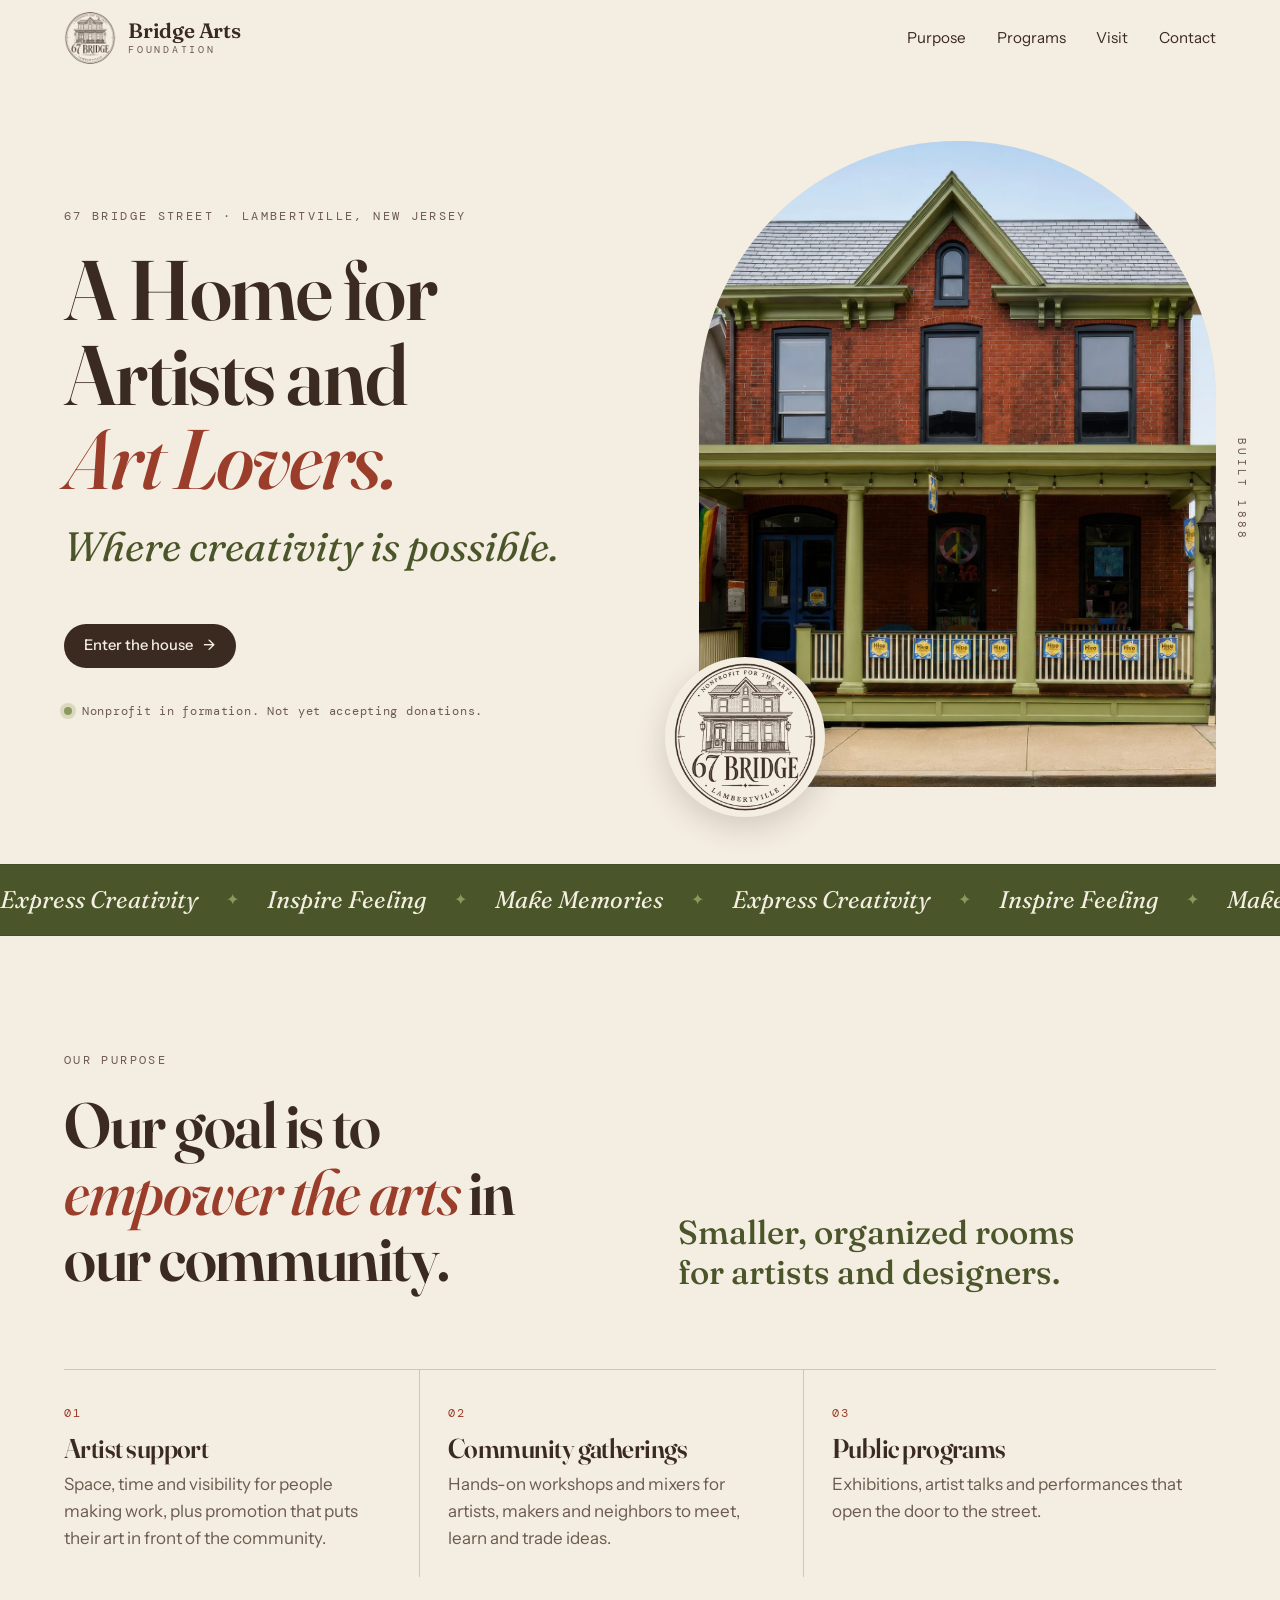
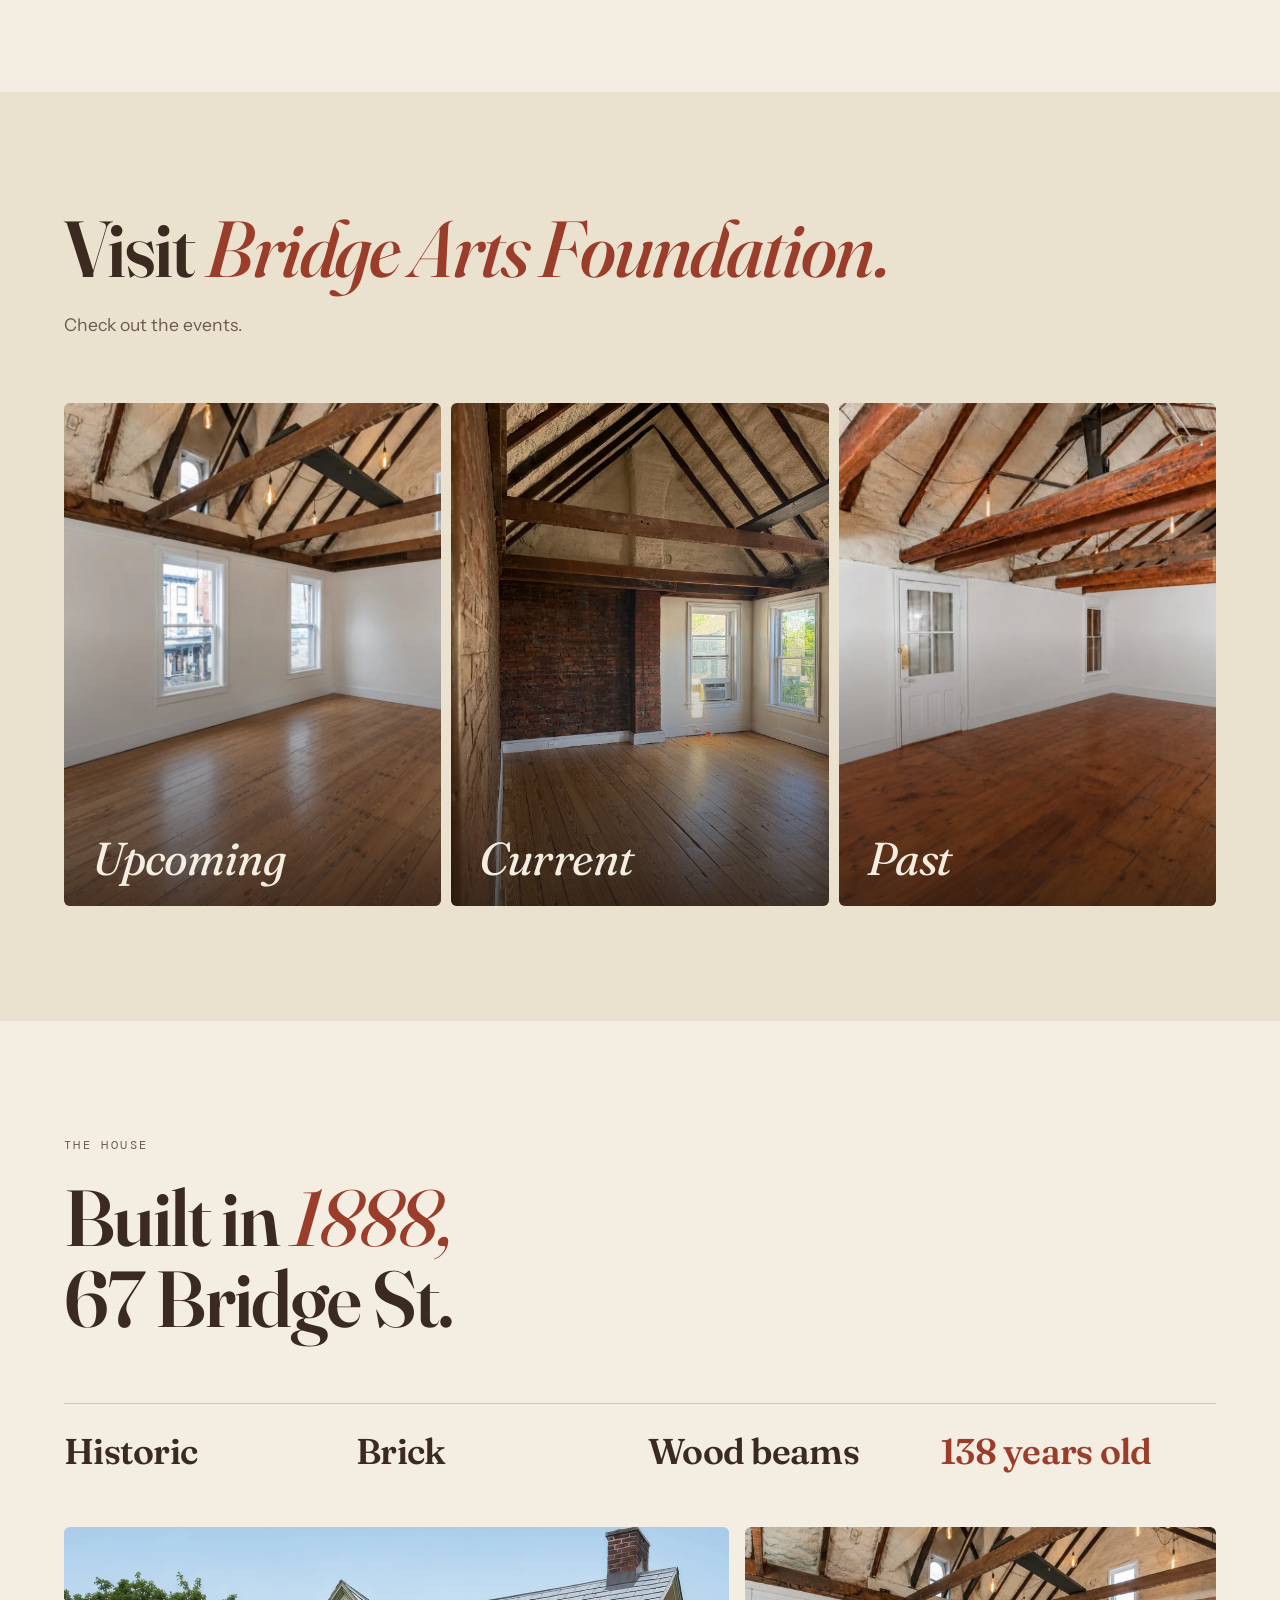
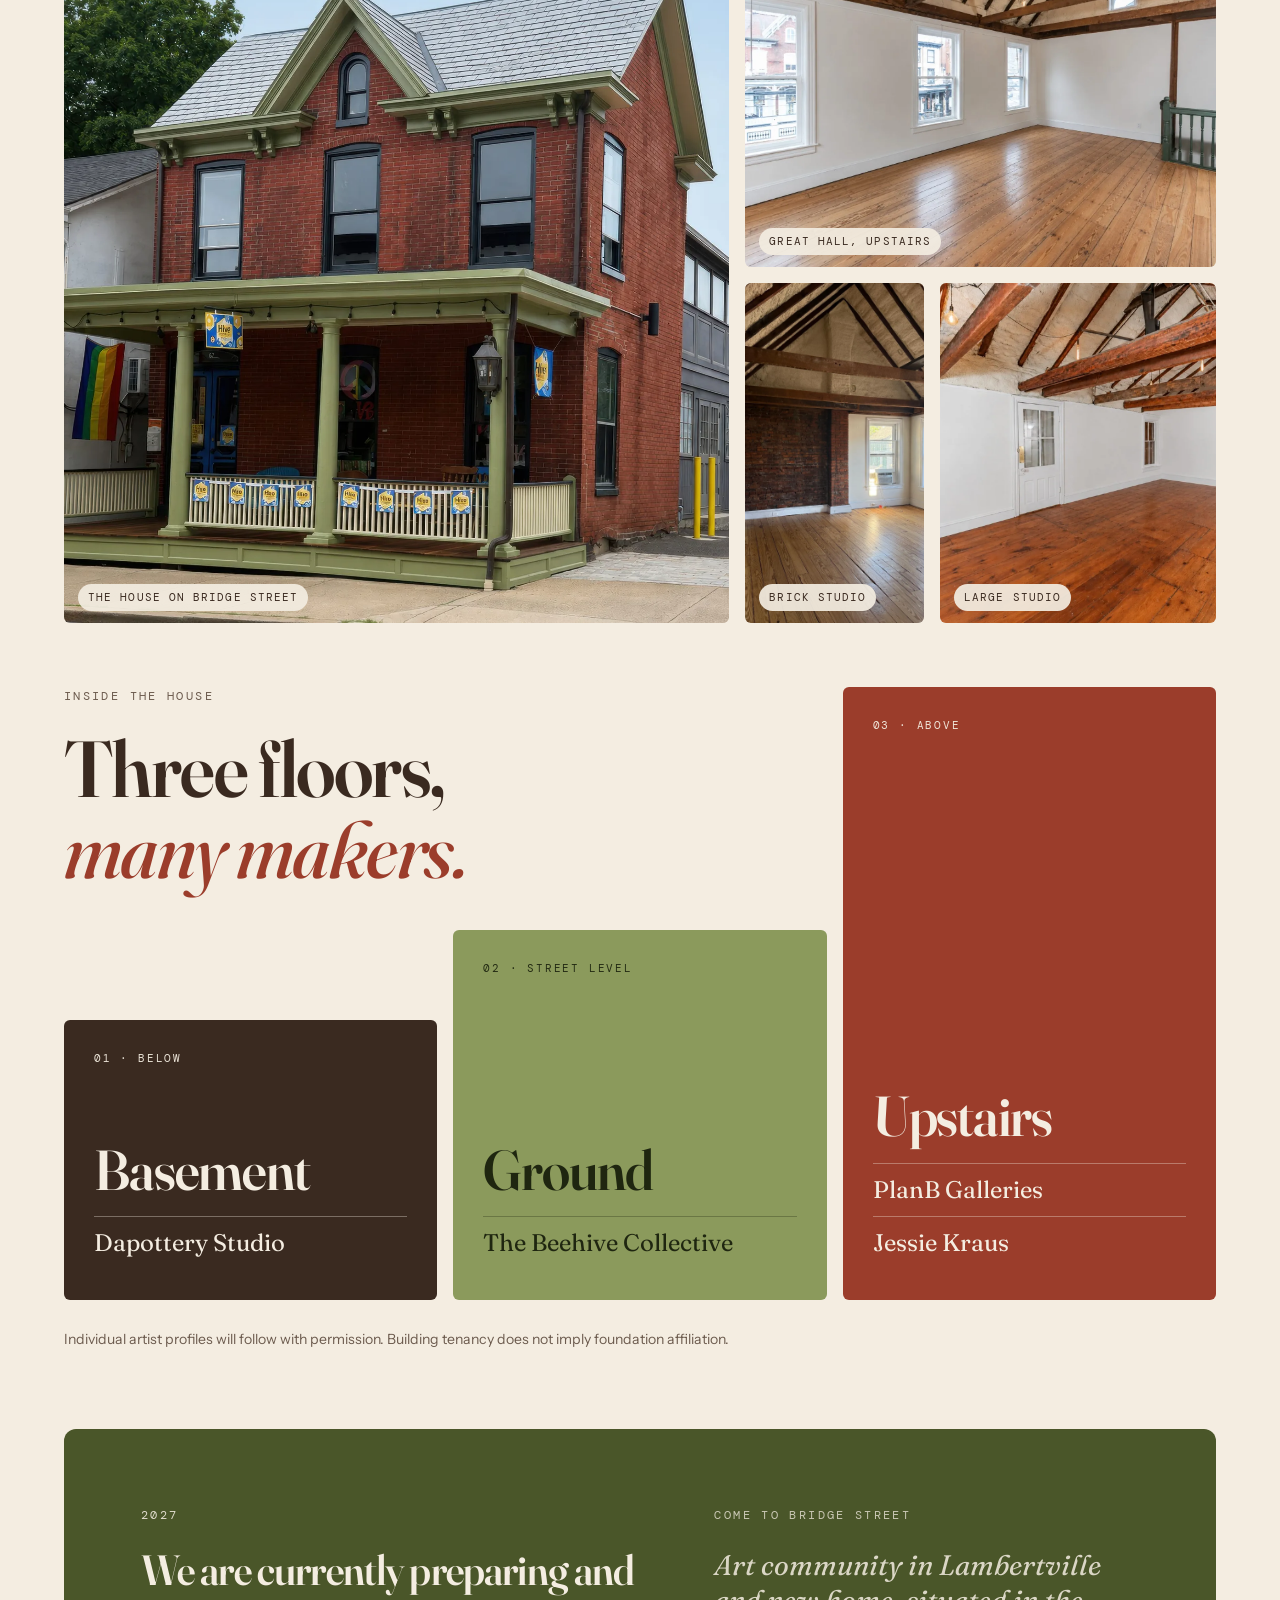
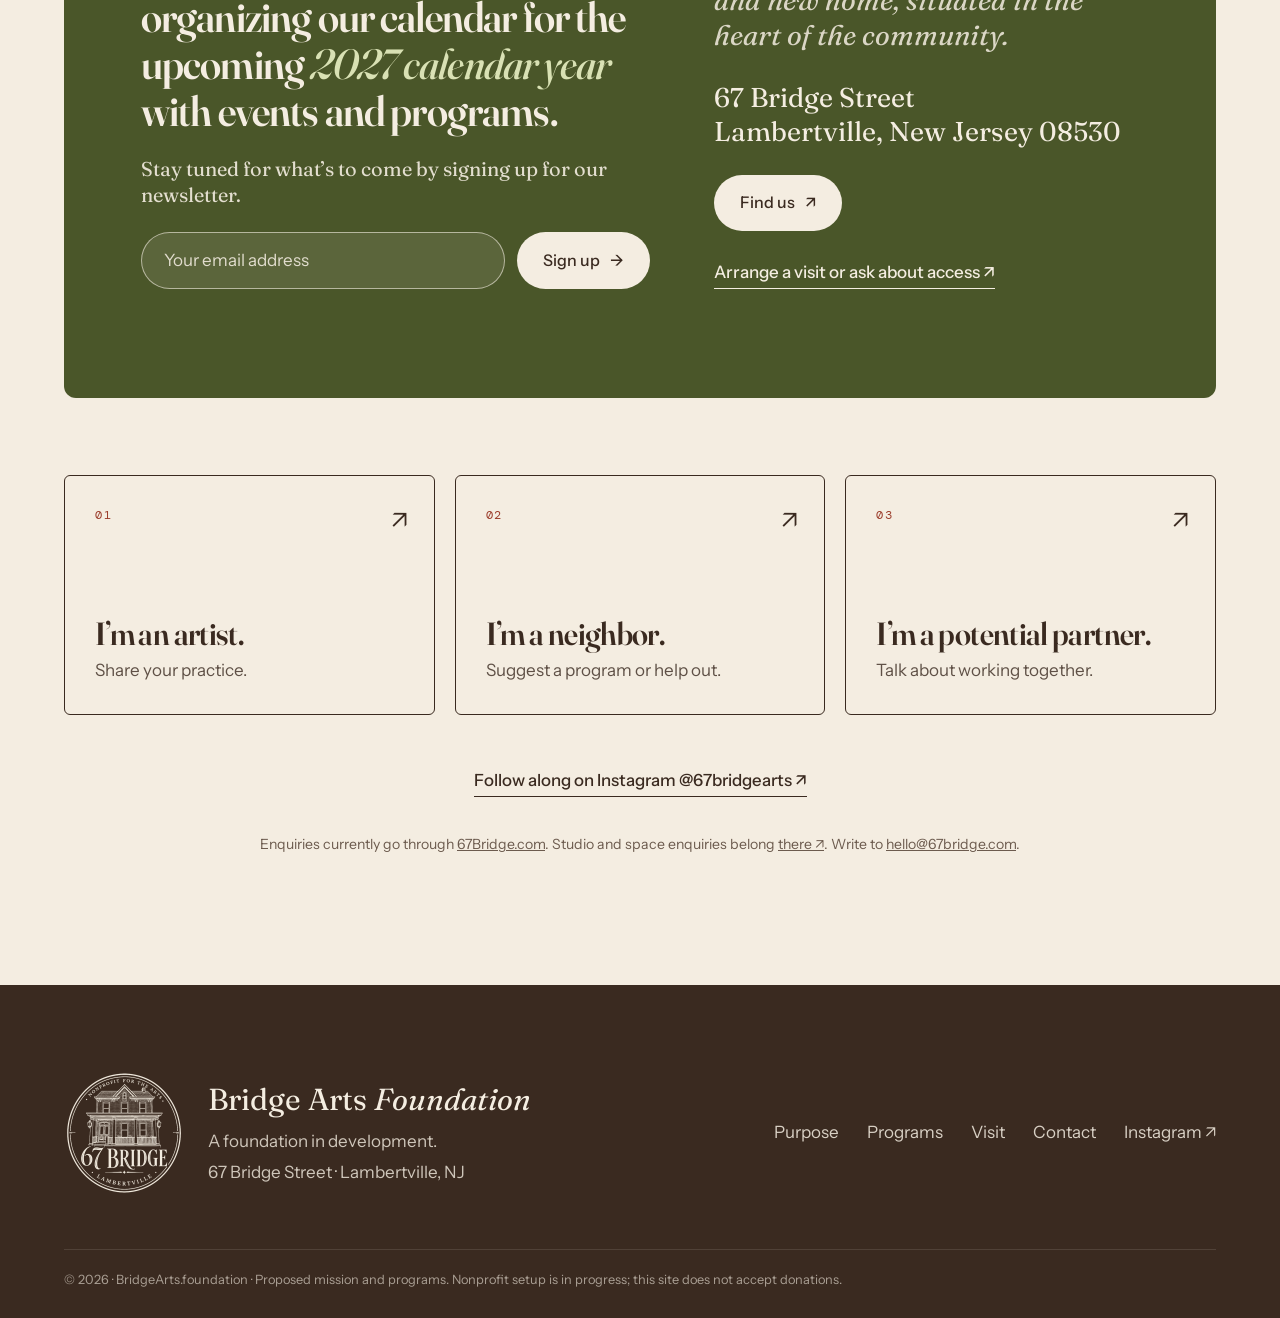
<file: index.html>
<!doctype html>
<html lang="en">
<head>
<meta charset="utf-8">
<meta name="viewport" content="width=device-width, initial-scale=1">
<title>Bridge Arts Foundation — A home for artists and art lovers in Lambertville, NJ</title>
<meta name="description" content="A home for artists and art lovers at 67 Bridge Street in Lambertville, New Jersey. An 1888 brick house with working artists inside and a foundation taking shape to empower the arts in our community.">
<meta name="theme-color" content="#f4ede1">
<link rel="canonical" href="https://bridgearts.foundation/">
<link rel="icon" href="assets/favicon.png" type="image/png">
<link rel="apple-touch-icon" href="assets/apple-touch-icon.png">

<meta property="og:type" content="website">
<meta property="og:site_name" content="Bridge Arts Foundation">
<meta property="og:title" content="Bridge Arts Foundation — A home for artists and art lovers">
<meta property="og:description" content="An 1888 brick house on Bridge Street in Lambertville, NJ, and a foundation being built to bring more people into the conversation.">
<meta property="og:url" content="https://bridgearts.foundation/">
<meta property="og:image" content="https://bridgearts.foundation/assets/og-image.jpg">
<meta property="og:image:alt" content="The red brick house at 67 Bridge Street with a green porch">
<meta name="twitter:card" content="summary_large_image">
<meta name="twitter:title" content="Bridge Arts Foundation — A home for artists and art lovers">
<meta name="twitter:description" content="An 1888 brick house at 67 Bridge Street in Lambertville, NJ, where creativity is possible.">

<link rel="preconnect" href="https://fonts.googleapis.com">
<link rel="preconnect" href="https://fonts.gstatic.com" crossorigin>
<link href="https://fonts.googleapis.com/css2?family=Fraunces:ital,opsz,wght@0,9..144,400;0,9..144,600;1,9..144,400;1,9..144,500&family=Instrument+Sans:wght@400;500;600&family=DM+Mono:wght@400;500&display=swap" rel="stylesheet">
<link rel="stylesheet" href="styles.css">

<script type="application/ld+json">
{
  "@context": "https://schema.org",
  "@type": "Organization",
  "name": "Bridge Arts Foundation",
  "url": "https://bridgearts.foundation/",
  "logo": "https://bridgearts.foundation/assets/logo-ink.png",
  "email": "hello@67bridge.com",
  "sameAs": ["https://www.instagram.com/67bridgearts/"],
  "address": {
    "@type": "PostalAddress",
    "streetAddress": "67 Bridge Street",
    "addressLocality": "Lambertville",
    "addressRegion": "NJ",
    "postalCode": "08530",
    "addressCountry": "US"
  }
}
</script>
</head>
<body>
<a class="skip" href="#main">Skip to content</a>

<header class="site-header" id="top">
  <a class="brand" href="#top" aria-label="Bridge Arts Foundation, home">
    <img src="assets/logo-ink.png" width="52" height="52" alt="">
    <span class="brand-text"><strong>Bridge Arts</strong><em>Foundation</em></span>
  </a>
  <button class="nav-toggle" aria-expanded="false" aria-controls="nav" aria-label="Menu"><span></span><span></span></button>
  <nav id="nav" class="nav" aria-label="Main">
    <a href="#purpose">Purpose</a>
    <a href="#programs">Programs</a>
    <a href="#house">Visit</a>
    <a href="#contact">Contact</a>
  </nav>
</header>

<main id="main">

<!-- HERO -->
<section class="hero">
  <div class="hero-copy">
    <p class="eyebrow">67 Bridge Street · Lambertville, New Jersey</p>
    <h1>A Home for<br>Artists and<br><em>Art Lovers.</em></h1>
    <p class="hero-sub">Where creativity is possible.</p>
    <div class="actions">
      <a class="btn btn-small" href="#house">Enter the house <span aria-hidden="true">→</span></a>
    </div>
    <p class="status"><span class="dot" aria-hidden="true"></span>Nonprofit in formation. Not yet accepting donations.</p>
  </div>
  <figure class="hero-photo">
    <div class="arch">
      <img src="assets/facade-front.webp" width="1400" height="1430" alt="The red brick house at 67 Bridge Street, with a sage-green porch, blue double doors and arched windows" fetchpriority="high">
    </div>
    <img class="stamp" src="assets/logo-ink.png" width="160" height="160" alt="67 Bridge — Nonprofit for the Arts, Lambertville">
    <figcaption>Built 1888</figcaption>
  </figure>
</section>

<div class="ticker" aria-hidden="true">
  <div class="ticker-track">
    <span>Express Creativity</span><i>✦</i><span>Inspire Feeling</span><i>✦</i><span>Make Memories</span><i>✦</i>
    <span>Express Creativity</span><i>✦</i><span>Inspire Feeling</span><i>✦</i><span>Make Memories</span><i>✦</i>
    <span>Express Creativity</span><i>✦</i><span>Inspire Feeling</span><i>✦</i><span>Make Memories</span><i>✦</i>
    <span>Express Creativity</span><i>✦</i><span>Inspire Feeling</span><i>✦</i><span>Make Memories</span><i>✦</i>
    <span>Express Creativity</span><i>✦</i><span>Inspire Feeling</span><i>✦</i><span>Make Memories</span><i>✦</i>
    <span>Express Creativity</span><i>✦</i><span>Inspire Feeling</span><i>✦</i><span>Make Memories</span><i>✦</i>
    <span>Express Creativity</span><i>✦</i><span>Inspire Feeling</span><i>✦</i><span>Make Memories</span><i>✦</i>
    <span>Express Creativity</span><i>✦</i><span>Inspire Feeling</span><i>✦</i><span>Make Memories</span><i>✦</i>
  </div>
</div>

<!-- PURPOSE -->
<section class="section purpose" id="purpose">
  <div class="split">
    <div>
      <p class="eyebrow">Our purpose</p>
      <h2>Our goal is to <em>empower the arts</em> in our community.</h2>
    </div>
    <div class="purpose-copy">
      <p class="big">Smaller, organized rooms for artists and designers.</p>
    </div>
  </div>
  <ol class="pillars">
    <li><span class="num">01</span><h3>Artist support</h3><p>Space, time and visibility for people making work, plus promotion that puts their art in front of the community.</p></li>
    <li><span class="num">02</span><h3>Community gatherings</h3><p>Hands-on workshops and mixers for artists, makers and neighbors to meet, learn and trade ideas.</p></li>
    <li><span class="num">03</span><h3>Public programs</h3><p>Exhibitions, artist talks and performances that open the door to the street.</p></li>
  </ol>
</section>

<!-- EVENTS -->
<section class="section programs" id="programs">
  <div class="section-head">
    <h2>Visit <em>Bridge Arts Foundation.</em></h2>
    <p class="muted">Check out the events.</p>
  </div>
  <div class="events">
    <!-- Placeholder photos: swap for real event images -->
    <figure class="event"><img loading="lazy" decoding="async" src="assets/great-hall.webp" width="1400" height="1050" alt="A bright upstairs room with exposed timber beams, a setting for upcoming events"><figcaption>Upcoming</figcaption></figure>
    <figure class="event"><img loading="lazy" decoding="async" src="assets/brick-studio.webp" width="1200" height="1600" alt="A brick-walled studio room, a setting for current events"><figcaption>Current</figcaption></figure>
    <figure class="event"><img loading="lazy" decoding="async" src="assets/large-studio.webp" width="1400" height="1050" alt="A large beamed room with a pine floor, a setting for past events"><figcaption>Past</figcaption></figure>
  </div>
</section>

<!-- THE HOUSE -->
<section class="section house" id="house">
  <div class="section-head">
    <p class="eyebrow">The house</p>
    <h2>Built in <em>1888,</em><br>67 Bridge St.</h2>
  </div>
  <ul class="stats">
    <li>Historic</li>
    <li>Brick</li>
    <li>Wood beams</li>
    <li><span data-years-since="1888">138</span> years old</li>
  </ul>
  <div class="mosaic">
    <figure class="m-a"><img loading="lazy" decoding="async" src="assets/facade-corner.webp" width="1400" height="1330" alt="The corner of the brick house seen from Bridge Street, with its green porch and the adjoining wing"><figcaption>The house on Bridge Street</figcaption></figure>
    <figure class="m-b"><img loading="lazy" decoding="async" src="assets/great-hall.webp" width="1400" height="1050" alt="An upstairs room with exposed timber rafters, string lights, tall windows and wide pine floorboards"><figcaption>Great Hall, upstairs</figcaption></figure>
    <figure class="m-c"><img loading="lazy" decoding="async" src="assets/brick-studio.webp" width="1200" height="1600" alt="A studio room with a bare brick wall, timber beams and sunlight on the floor"><figcaption>Brick studio</figcaption></figure>
    <figure class="m-d"><img loading="lazy" decoding="async" src="assets/large-studio.webp" width="1400" height="1050" alt="A large open room under a beamed ceiling with a warm pine floor"><figcaption>Large studio</figcaption></figure>
  </div>
</section>

<!-- FLOORS -->
<section class="section community" id="community">
  <div class="floors">
    <div class="floors-head">
      <p class="eyebrow">Inside the house</p>
      <h2>Three floors,<br><em>many makers.</em></h2>
    </div>
    <article class="floor floor-basement">
      <p class="tag">01 · Below</p>
      <div>
        <h3>Basement</h3>
        <ul class="tenants"><li>Dapottery Studio</li></ul>
      </div>
    </article>
    <article class="floor floor-ground">
      <p class="tag">02 · Street level</p>
      <div>
        <h3>Ground</h3>
        <ul class="tenants"><li>The Beehive Collective</li></ul>
      </div>
    </article>
    <article class="floor floor-upstairs">
      <p class="tag">03 · Above</p>
      <div>
        <h3>Upstairs</h3>
        <ul class="tenants"><li>PlanB Galleries</li><li>Jessie Kraus</li></ul>
      </div>
    </article>
  </div>
  <p class="fine">Individual artist profiles will follow with permission. Building tenancy does not imply foundation affiliation.</p>
</section>

<!-- VISIT + CONTACT (one combined section) -->
<section class="section visit" id="visit">
  <div class="visit-card" id="contact">
    <div class="visit-news">
      <p class="eyebrow light">2027</p>
      <h2>We are currently preparing and organizing our calendar for the upcoming <em>2027 calendar year</em> with events and programs.</h2>
      <p class="visit-sub">Stay tuned for what’s to come by signing up for our newsletter.</p>
      <form class="signup" id="signup" novalidate>
        <label class="vh" for="signup-email">Email address</label>
        <input id="signup-email" name="email" type="email" inputmode="email" autocomplete="email" placeholder="Your email address" required>
        <button class="btn btn-light" type="submit">Sign up <span aria-hidden="true">→</span></button>
      </form>
      <p class="signup-note" id="signup-note" role="status" aria-live="polite"></p>
    </div>
    <div class="visit-info">
      <p class="eyebrow light">Come to Bridge Street</p>
      <p class="visit-place">Art community in Lambertville and new home, situated in the heart of the community.</p>
      <address>67 Bridge Street<br>Lambertville, New Jersey 08530</address>
      <div class="actions">
        <a class="btn btn-light" href="https://www.google.com/maps/search/?api=1&amp;query=67+Bridge+Street+Lambertville+NJ+08530" rel="noopener">Find us <span aria-hidden="true">↗</span></a>
        <a class="link-arrow light" href="mailto:hello@67bridge.com?subject=Arranging%20a%20visit">Arrange a visit or ask about access <span aria-hidden="true">↗</span></a>
      </div>
    </div>
  </div>

  <div class="contact">
    <div class="roles">
      <a class="role" href="mailto:hello@67bridge.com?subject=I%27m%20an%20artist">
        <span class="num">01</span><h3>I’m an artist.</h3><p>Share your practice.</p><span class="arrow" aria-hidden="true">↗</span>
      </a>
      <a class="role" href="mailto:hello@67bridge.com?subject=I%27m%20a%20neighbor">
        <span class="num">02</span><h3>I’m a neighbor.</h3><p>Suggest a program or help out.</p><span class="arrow" aria-hidden="true">↗</span>
      </a>
      <a class="role" href="mailto:hello@67bridge.com?subject=I%27m%20a%20potential%20partner">
        <span class="num">03</span><h3>I’m a potential partner.</h3><p>Talk about working together.</p><span class="arrow" aria-hidden="true">↗</span>
      </a>
    </div>
    <p class="follow"><a class="link-arrow" href="https://www.instagram.com/67bridgearts/" rel="noopener me" target="_blank">Follow along on Instagram @67bridgearts <span aria-hidden="true">↗</span></a></p>
    <p class="fine center">Enquiries currently go through <a href="https://67bridge.com" rel="noopener">67Bridge.com</a>. Studio and space enquiries belong <a href="https://67bridge.com" rel="noopener">there ↗</a>. Write to <a href="mailto:hello@67bridge.com">hello@67bridge.com</a>.</p>
  </div>
</section>

</main>

<footer class="footer">
  <div class="footer-grid">
    <div class="footer-brand">
      <img src="assets/logo-cream.png" width="120" height="120" alt="67 Bridge — Nonprofit for the Arts, Lambertville">
      <div>
        <p class="footer-name">Bridge Arts <em>Foundation</em></p>
        <p>A foundation in development.</p>
        <p>67 Bridge Street · Lambertville, NJ</p>
      </div>
    </div>
    <nav class="footer-nav" aria-label="Footer">
      <a href="#purpose">Purpose</a><a href="#programs">Programs</a><a href="#house">Visit</a><a href="#contact">Contact</a>
      <a href="https://www.instagram.com/67bridgearts/" rel="noopener me" target="_blank">Instagram ↗</a>
    </nav>
  </div>
  <p class="footer-fine">© 2026 · BridgeArts.foundation · Proposed mission and programs. Nonprofit setup is in progress; this site does not accept donations.</p>
</footer>

<script src="app.js" defer></script>
</body>
</html>
</file>
<file: styles.css>
:root{
  --paper:#f4ede1; --paper-2:#ebe1cf; --ink:#3a2a20; --ink-soft:#6c5b4e;
  --brick:#9b3d2b; --sage:#8b9a5c; --moss:#4a5629; --cream:#f4ede1;
  --line:rgba(58,42,32,.2);
  --display:"Fraunces",Georgia,"Times New Roman",serif;
  --sans:"Instrument Sans",system-ui,-apple-system,"Segoe UI",sans-serif;
  --mono:"DM Mono",ui-monospace,Menlo,monospace;
  --gutter:clamp(20px,5vw,72px);
  --max:1280px;
  --radius:6px;
}
*{box-sizing:border-box}
html{scroll-behavior:smooth;scroll-padding-top:84px;-webkit-text-size-adjust:100%}
body{margin:0;background:var(--paper);color:var(--ink);font-family:var(--sans);font-size:17px;line-height:1.6;-webkit-font-smoothing:antialiased}
img{max-width:100%;height:auto;display:block}
a{color:inherit}
h1,h2,h3{font-family:var(--display);font-weight:600;line-height:1.02;margin:0;letter-spacing:-.02em;font-variation-settings:"opsz" 144}
h1 em,h2 em{font-style:italic;font-weight:500}
p{margin:0 0 1em}
.skip{position:absolute;left:-999px;top:8px;background:var(--ink);color:var(--paper);padding:10px 16px;z-index:100;border-radius:var(--radius)}
.skip:focus{left:8px}
:focus-visible{outline:2px solid var(--brick);outline-offset:3px}
.visit-card :focus-visible,.footer :focus-visible,.floor-basement :focus-visible{outline-color:var(--paper)}

/* Header */
.site-header{position:sticky;top:0;z-index:50;display:flex;align-items:center;justify-content:space-between;gap:24px;padding:12px max(var(--gutter),calc((100vw - var(--max))/2 + var(--gutter)));background:rgba(244,237,225,.92);backdrop-filter:blur(10px);border-bottom:1px solid transparent;transition:border-color .3s}
.site-header.scrolled{border-bottom-color:var(--line)}
.brand{display:flex;align-items:center;gap:12px;text-decoration:none}
.brand img{width:52px;height:52px}
.brand-text{display:flex;flex-direction:column;line-height:1.05}
.brand-text strong{font-family:var(--display);font-size:1.3rem;font-weight:600;letter-spacing:-.01em}
.brand-text em{font-family:var(--mono);font-style:normal;font-size:.62rem;letter-spacing:.28em;text-transform:uppercase;color:var(--ink-soft);margin-top:3px}
.nav{display:flex;align-items:center;gap:clamp(14px,2.4vw,34px);font-size:.95rem}
.nav a{text-decoration:none;position:relative;padding:10px 0}
.nav a:not(.btn)::after{content:"";position:absolute;left:0;right:0;bottom:6px;height:1px;background:currentColor;transform:scaleX(0);transform-origin:left;transition:transform .25s}
.nav a:not(.btn):hover::after{transform:scaleX(1)}
.nav-toggle{display:none;background:none;border:0;width:44px;height:44px;padding:0;cursor:pointer;position:relative}
.nav-toggle span{position:absolute;left:11px;right:11px;height:2px;background:var(--ink);transition:transform .25s,top .25s}
.nav-toggle span:first-child{top:18px}.nav-toggle span:last-child{top:26px}
.nav-toggle[aria-expanded="true"] span:first-child{top:22px;transform:rotate(45deg)}
.nav-toggle[aria-expanded="true"] span:last-child{top:22px;transform:rotate(-45deg)}

/* Buttons & links */
.btn{display:inline-flex;align-items:center;gap:10px;background:var(--ink);color:var(--paper);padding:15px 26px;border-radius:999px;text-decoration:none;font-weight:500;font-size:1rem;transition:background .2s,transform .2s}
.btn:hover{background:var(--brick);transform:translateY(-1px)}
.btn-small{padding:10px 20px;font-size:.92rem}
.btn-light{background:var(--paper);color:var(--ink)}
.btn-light:hover{background:#fff;color:var(--brick)}
.link-arrow{display:inline-block;font-weight:500;text-decoration:none;border-bottom:1px solid currentColor;padding:8px 0 2px;transition:color .2s}
.link-arrow:hover{color:var(--brick)}
.link-arrow.light:hover{color:#fff}
.actions{display:flex;flex-wrap:wrap;align-items:center;gap:20px 28px}

.eyebrow{font-family:var(--mono);font-size:.74rem;letter-spacing:.2em;text-transform:uppercase;color:var(--ink-soft);margin:0 0 22px}
.eyebrow.light{color:rgba(244,237,225,.88)}
.muted{color:var(--ink-soft);max-width:56ch}
.fine{font-size:.88rem;color:var(--ink-soft)}
.center{text-align:center;margin-top:36px}

/* Hero */
.hero{max-width:var(--max);margin:0 auto;padding:clamp(28px,5vw,64px) var(--gutter) clamp(40px,6vw,88px);display:grid;grid-template-columns:1.05fr .95fr;gap:clamp(28px,5vw,72px);align-items:center}
.hero h1{font-size:clamp(3rem,6.6vw,6rem);line-height:1;color:var(--ink)}
.hero h1 em{color:var(--brick)}
.hero-sub{font-family:var(--display);font-style:italic;font-size:clamp(1.6rem,3.2vw,2.6rem);color:var(--moss);margin:.3em 0 1.1em;font-weight:400}
.lede{font-size:1.2rem;max-width:34ch;margin-bottom:1.6em}
.status{display:flex;align-items:center;gap:10px;margin:34px 0 0;font-family:var(--mono);font-size:.74rem;letter-spacing:.06em;color:var(--ink-soft)}
.dot{width:8px;height:8px;border-radius:50%;background:var(--sage);box-shadow:0 0 0 4px rgba(139,154,92,.25);flex:none}
.hero-photo{position:relative;margin:0}
.arch{border-radius:999px 999px 6px 6px;overflow:hidden;aspect-ratio:4/5;background:var(--paper-2)}
.arch img{width:100%;height:100%;object-fit:cover;object-position:50% 40%}
.stamp{position:absolute;left:-34px;bottom:-30px;width:clamp(104px,13vw,160px);height:auto;background:var(--paper);border-radius:50%;padding:6px;box-shadow:0 10px 30px rgba(58,42,32,.18)}
.hero-photo figcaption{position:absolute;right:-34px;top:46%;writing-mode:vertical-rl;font-family:var(--mono);font-size:.7rem;letter-spacing:.3em;text-transform:uppercase;color:var(--ink-soft)}

/* Ticker */
.ticker{background:var(--moss);color:var(--paper);overflow:hidden;padding:16px 0;border-block:1px solid rgba(0,0,0,.1)}
.ticker-track{display:flex;gap:28px;width:max-content;white-space:nowrap;font-family:var(--display);font-size:1.5rem;font-style:italic;animation:tick 40s linear infinite}
.ticker i{font-style:normal;color:var(--sage);font-size:1rem;align-self:center}
@keyframes tick{to{transform:translateX(-50%)}}

/* Sections */
.section{max-width:var(--max);margin:0 auto;padding:clamp(64px,9vw,128px) var(--gutter)}
.section h2{font-size:clamp(2.6rem,6.2vw,5rem)}
.section h2 em{color:var(--brick)}
.section-head{margin-bottom:clamp(32px,5vw,64px);max-width:860px}
.section-head .muted{margin-top:22px;font-size:1.1rem}
.split{display:grid;grid-template-columns:1fr 1fr;gap:clamp(28px,6vw,96px);align-items:start}
.purpose-copy .big{font-family:var(--display);font-size:clamp(1.6rem,2.6vw,2.2rem);line-height:1.2;margin-bottom:.8em;color:var(--moss);font-weight:500}
.purpose-copy p{max-width:48ch}
.num{font-family:var(--mono);font-size:.78rem;letter-spacing:.14em;color:var(--brick)}

.pillars{list-style:none;margin:clamp(40px,6vw,80px) 0 0;padding:0;display:grid;grid-template-columns:repeat(3,1fr);border-top:1px solid var(--line)}
.pillars li{padding:28px 28px 8px 0;border-right:1px solid var(--line);margin-right:28px}
.pillars li:last-child{border-right:0;margin-right:0}
.pillars h3{font-size:1.7rem;margin:10px 0 8px}
.pillars p{color:var(--ink-soft);max-width:32ch}

/* Events */
.programs{background:var(--paper-2);max-width:none}
.programs>*{max-width:calc(var(--max) - 2*var(--gutter));margin-inline:auto}

/* House */
.mosaic{display:grid;grid-template-columns:repeat(12,1fr);gap:16px}
.mosaic figure{margin:0;position:relative;overflow:hidden;border-radius:var(--radius);background:var(--paper-2)}
.mosaic img{width:100%;height:100%;object-fit:cover;transition:transform .8s ease}
.mosaic figure:hover img{transform:scale(1.03)}
.mosaic figcaption{position:absolute;left:14px;bottom:12px;background:rgba(244,237,225,.92);padding:5px 10px;border-radius:999px;font-family:var(--mono);font-size:.68rem;letter-spacing:.1em;text-transform:uppercase}
.mosaic{grid-template-rows:340px 340px}
.m-a{grid-column:1/8;grid-row:1/3}
.m-b{grid-column:8/13;grid-row:1}
.m-c{grid-column:8/10;grid-row:2}
.m-d{grid-column:10/13;grid-row:2}
.m-a img{object-position:50% 60%}
.m-d img{object-position:35% 50%}

/* Floors */
.house{padding-bottom:clamp(40px,5vw,64px)}
.community{padding-top:0;padding-bottom:clamp(40px,5vw,64px)}


/* Visit */
.visit{padding-top:0}
.visit-card>*{min-width:0}
.visit-card{background:var(--moss);color:var(--paper);border-radius:12px;padding:clamp(32px,6vw,80px);display:grid;grid-template-columns:1.2fr 1fr;gap:clamp(28px,5vw,72px);align-items:start}
.visit-card h2{color:var(--paper);font-size:clamp(1.8rem,3.3vw,2.8rem);line-height:1.12}
.visit-card h2 em{color:#d9e1b4}
address{font-family:var(--display);font-style:normal;font-size:1.7rem;line-height:1.25;margin-bottom:1em}
.visit-info p{opacity:.85;max-width:38ch}
.visit-info .actions{margin-top:24px}

/* Involved */
.roles{display:grid;grid-template-columns:repeat(3,1fr);gap:20px}
.role{display:flex;flex-direction:column;padding:30px;border:1px solid var(--ink);border-radius:var(--radius);text-decoration:none;min-height:240px;position:relative;transition:background .25s,color .25s}
.role h3{font-size:2rem;margin:auto 0 6px;padding-top:40px}
.role p{margin:0;color:inherit;opacity:.8}
.role .arrow{position:absolute;right:26px;top:24px;font-size:1.6rem;transition:transform .25s}
.role:hover{background:var(--ink);color:var(--paper)}
.role:hover .num{color:var(--sage)}
.role:hover .arrow{transform:translate(4px,-4px)}

.follow{text-align:center;margin:44px 0 0;font-size:1.05rem}

/* Footer */
.footer{background:var(--ink);color:var(--paper);padding:clamp(48px,7vw,88px) var(--gutter) 28px}
.footer-grid{max-width:calc(var(--max) - 2*var(--gutter));margin:0 auto;display:flex;flex-wrap:wrap;gap:40px;justify-content:space-between;align-items:center}
.footer-brand{display:flex;align-items:center;gap:24px}
.footer-brand img{width:120px;height:120px}
.footer-brand p{margin:0 0 4px;opacity:.8}
.footer-name{font-family:var(--display);font-size:1.9rem;opacity:1!important;color:var(--paper)}
.footer-name em{font-weight:400}
.footer-nav{display:flex;flex-wrap:wrap;gap:12px 28px}
.footer-nav a{text-decoration:none;opacity:.85;padding:10px 0}
.footer-nav a:hover{opacity:1;text-decoration:underline}
.footer-fine{max-width:calc(var(--max) - 2*var(--gutter));margin:56px auto 0;font-size:.8rem;opacity:.6;border-top:1px solid rgba(244,237,225,.2);padding-top:20px}

/* Purpose */
.purpose h2{font-size:clamp(2.4rem,5vw,4.2rem);line-height:1.04}
.purpose .purpose-copy{align-self:end}
.purpose .purpose-copy .big{margin:0;max-width:20ch}

/* Events (placeholder photos for now) */
.events{display:grid;grid-template-columns:repeat(3,1fr);gap:10px}
.event{margin:0;position:relative;overflow:hidden;border-radius:var(--radius);aspect-ratio:3/4;background:var(--ink)}
.event img{width:100%;height:100%;object-fit:cover;transition:transform .8s ease}
.event:hover img{transform:scale(1.03)}
.event::after{content:"";position:absolute;inset:0;background:linear-gradient(to top,rgba(36,24,17,.74),rgba(36,24,17,0) 55%);pointer-events:none}
.event figcaption{position:absolute;left:28px;bottom:24px;z-index:1;font-family:var(--display);font-style:italic;font-size:clamp(2rem,3.6vw,3.2rem);line-height:1;letter-spacing:-.02em;color:var(--paper)}

/* House stats */
.stats{list-style:none;margin:0 0 clamp(32px,5vw,56px);padding:28px 0 0;display:grid;grid-template-columns:repeat(4,1fr);gap:16px;border-top:1px solid var(--line)}
.stats li{font-family:var(--display);font-weight:600;font-size:clamp(1.5rem,2.8vw,2.4rem);line-height:1.1;letter-spacing:-.02em}
.stats li:last-child{color:var(--brick)}

/* Floors: a stepped stack that rises with the building */
.floors{display:grid;grid-template-columns:repeat(3,1fr);grid-template-rows:auto auto;gap:16px;margin-bottom:28px}
.floors-head{grid-column:1/3;grid-row:1;align-self:start;padding-bottom:clamp(8px,2vw,24px)}
.floors-head .eyebrow{margin-bottom:22px}
.floor-basement{grid-column:1;grid-row:2;align-self:end}
.floor-ground{grid-column:2;grid-row:2;align-self:end}
.floor-upstairs{grid-column:3;grid-row:1/3}
.floor{display:flex;flex-direction:column;justify-content:space-between;gap:48px;padding:30px;border-radius:var(--radius)}
.floor-basement{background:var(--ink);color:var(--paper);min-height:280px}
.floor-ground{background:var(--sage);color:#1f2610;min-height:370px}
.floor-upstairs{background:var(--brick);color:var(--paper);min-height:460px}
.floor .tag{font-family:var(--mono);font-size:.7rem;letter-spacing:.16em;text-transform:uppercase;opacity:.95;margin:0}
.floor h3{font-size:clamp(2.6rem,4.4vw,3.8rem)}
.tenants{list-style:none;margin:18px 0 0;padding:0}
.tenants li{font-family:var(--display);font-size:1.5rem;line-height:1.2;padding:12px 0;border-top:1px solid rgba(244,237,225,.35)}
.floor-ground .tenants li{border-top-color:rgba(31,38,16,.3)}

/* Newsletter form (lives in the green card) */
.signup{display:flex;flex-wrap:wrap;gap:12px;max-width:520px}
.signup input{flex:1 1 220px;width:100%;min-width:0;font:inherit;padding:14px 22px;border-radius:999px;border:1px solid rgba(244,237,225,.6);background:rgba(244,237,225,.1);color:var(--paper)}
.signup input::placeholder{color:rgba(244,237,225,.88)}
.signup .btn{border:0;cursor:pointer;font-family:inherit}
.signup-note{margin:12px 0 0;font-size:.92rem;opacity:.85;min-height:1.4em}
.vh{position:absolute;width:1px;height:1px;overflow:hidden;clip:rect(0 0 0 0);white-space:nowrap}

/* Visit + contact, combined */
.visit-sub{font-family:var(--display);font-size:1.25rem;line-height:1.3;margin:20px 0 24px;opacity:.9}
.visit-place{font-family:var(--display);font-style:italic;font-size:clamp(1.4rem,2.2vw,1.8rem);line-height:1.25;margin:0 0 1em;max-width:24ch}
.contact{margin-top:clamp(48px,6vw,80px)}

/* Reveal */
.reveal{opacity:0;transform:translateY(18px);transition:opacity .7s ease,transform .7s ease}
.reveal.in{opacity:1;transform:none}

/* Responsive */
@media (max-width:960px){
  .mosaic{grid-template-rows:260px 260px}
  .hero{grid-template-columns:1fr}
  .hero-photo{max-width:520px;margin:0 auto 20px;width:100%}
  .stamp{left:-10px}
  .split{grid-template-columns:1fr}
  .roles{grid-template-columns:1fr}
  .pillars{grid-template-columns:1fr}
  .pillars li{border-right:0;margin-right:0;border-bottom:1px solid var(--line);padding:24px 0}
  .stats{grid-template-columns:1fr 1fr;row-gap:20px}
  .floors{grid-template-columns:1fr;grid-template-rows:none}
  .floors-head,.floor-basement,.floor-ground,.floor-upstairs{grid-column:1;grid-row:auto;align-self:stretch}
  .floor-basement,.floor-ground,.floor-upstairs{min-height:260px}
  .visit-card{grid-template-columns:1fr}
}
@media (max-width:760px){
  body{font-size:16px}
  .nav-toggle{display:block}
  .nav{position:absolute;left:0;right:0;top:100%;flex-direction:column;align-items:flex-start;gap:0;background:var(--paper);padding:8px var(--gutter) 24px;border-bottom:1px solid var(--line);display:none}
  .nav.open{display:flex}
  .nav a{padding:14px 0;width:100%;font-size:1.15rem;border-bottom:1px solid var(--line)}
  .nav a.btn{margin-top:16px;width:auto;border:0;justify-content:center}
  .mosaic{grid-template-columns:1fr 1fr}
  .mosaic{grid-template-rows:none}
  .m-a{grid-column:1/3;grid-row:auto;aspect-ratio:4/3}
  .m-b{grid-column:1/3;grid-row:auto;aspect-ratio:4/3}
  .m-c,.m-d{grid-column:auto;grid-row:auto;aspect-ratio:3/4}
  .events{grid-template-columns:1fr}
  .event{aspect-ratio:4/3}
  .footer-brand{flex-direction:column;align-items:flex-start}
  .hero-photo figcaption{display:none}
}
@media (max-width:380px){
  .hero h1{font-size:2.7rem}
  .btn{padding:14px 22px}
  .visit-card{padding:28px 22px}
  .signup .btn{width:100%;justify-content:center}
}
@media (prefers-reduced-motion:reduce){
  html{scroll-behavior:auto}
  .ticker-track{animation:none}
  .reveal{opacity:1;transform:none;transition:none}
  *{transition-duration:.01ms!important}
}
</file>
